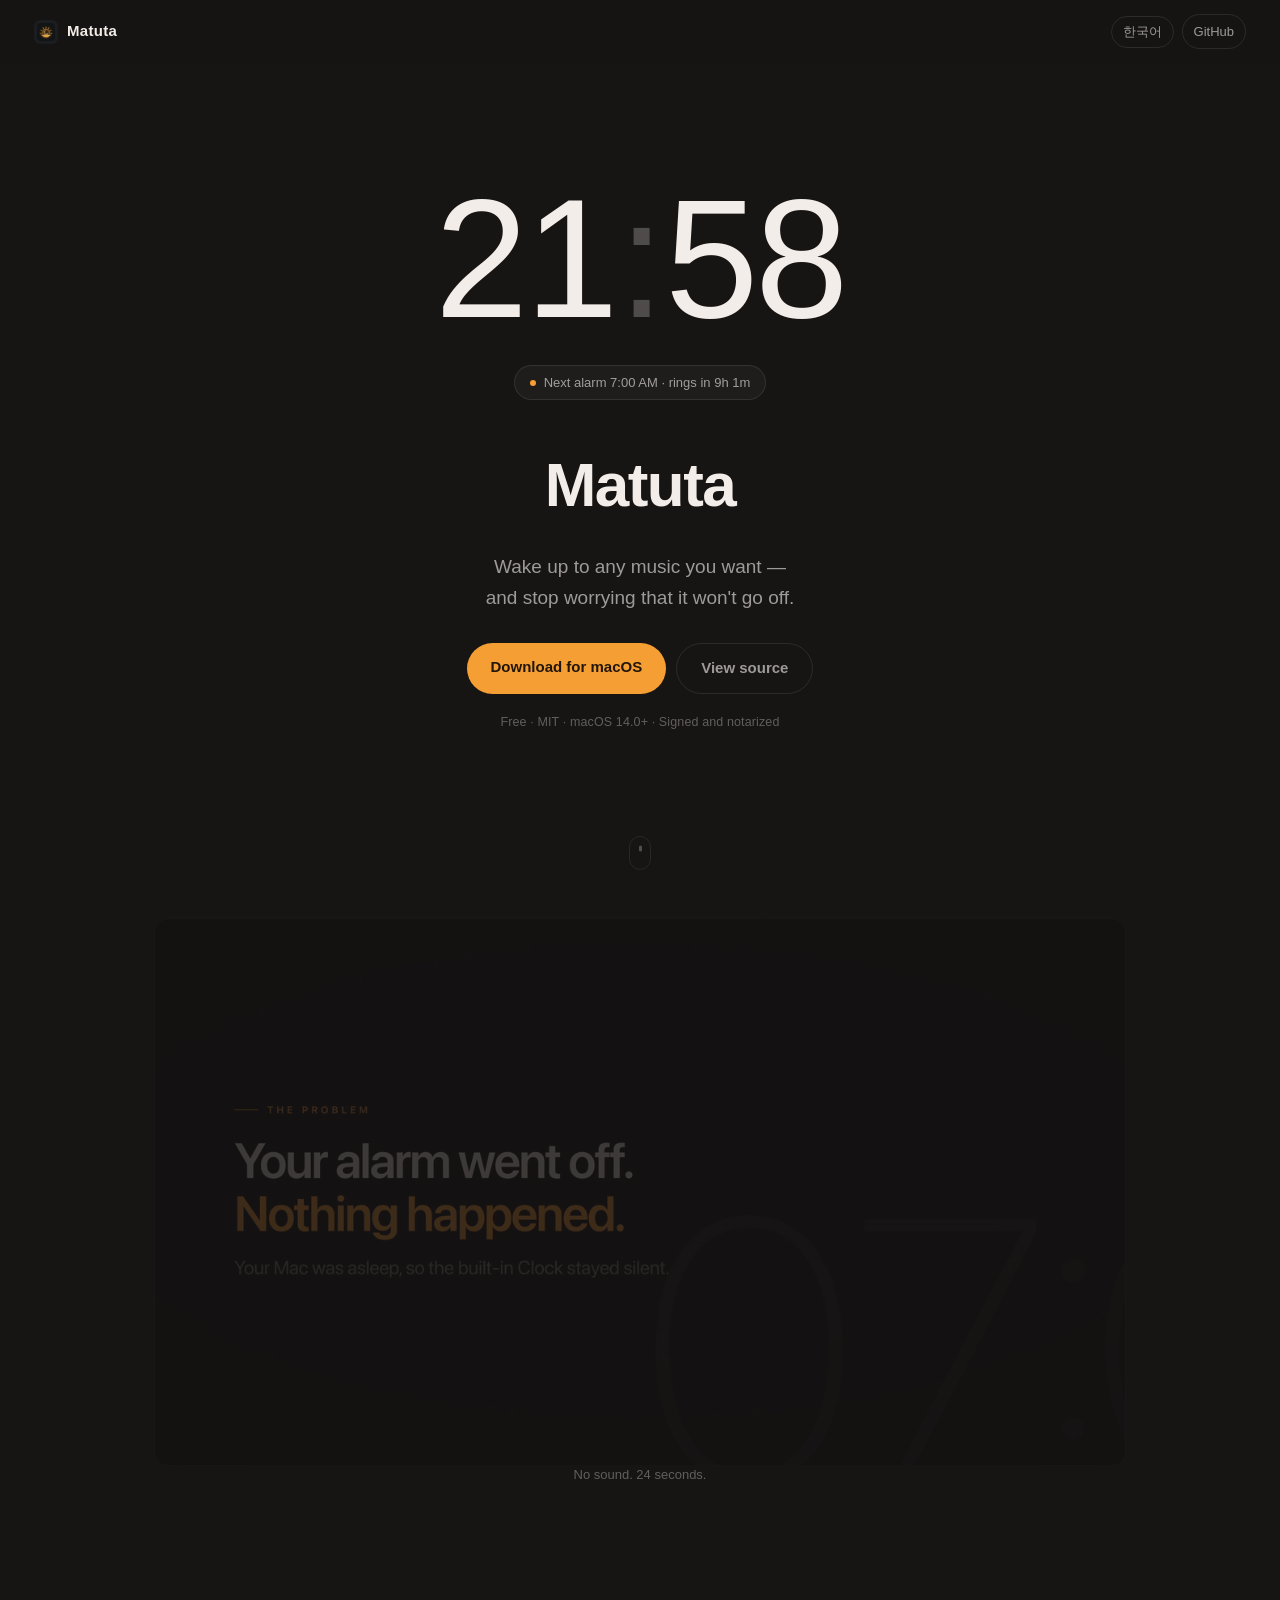
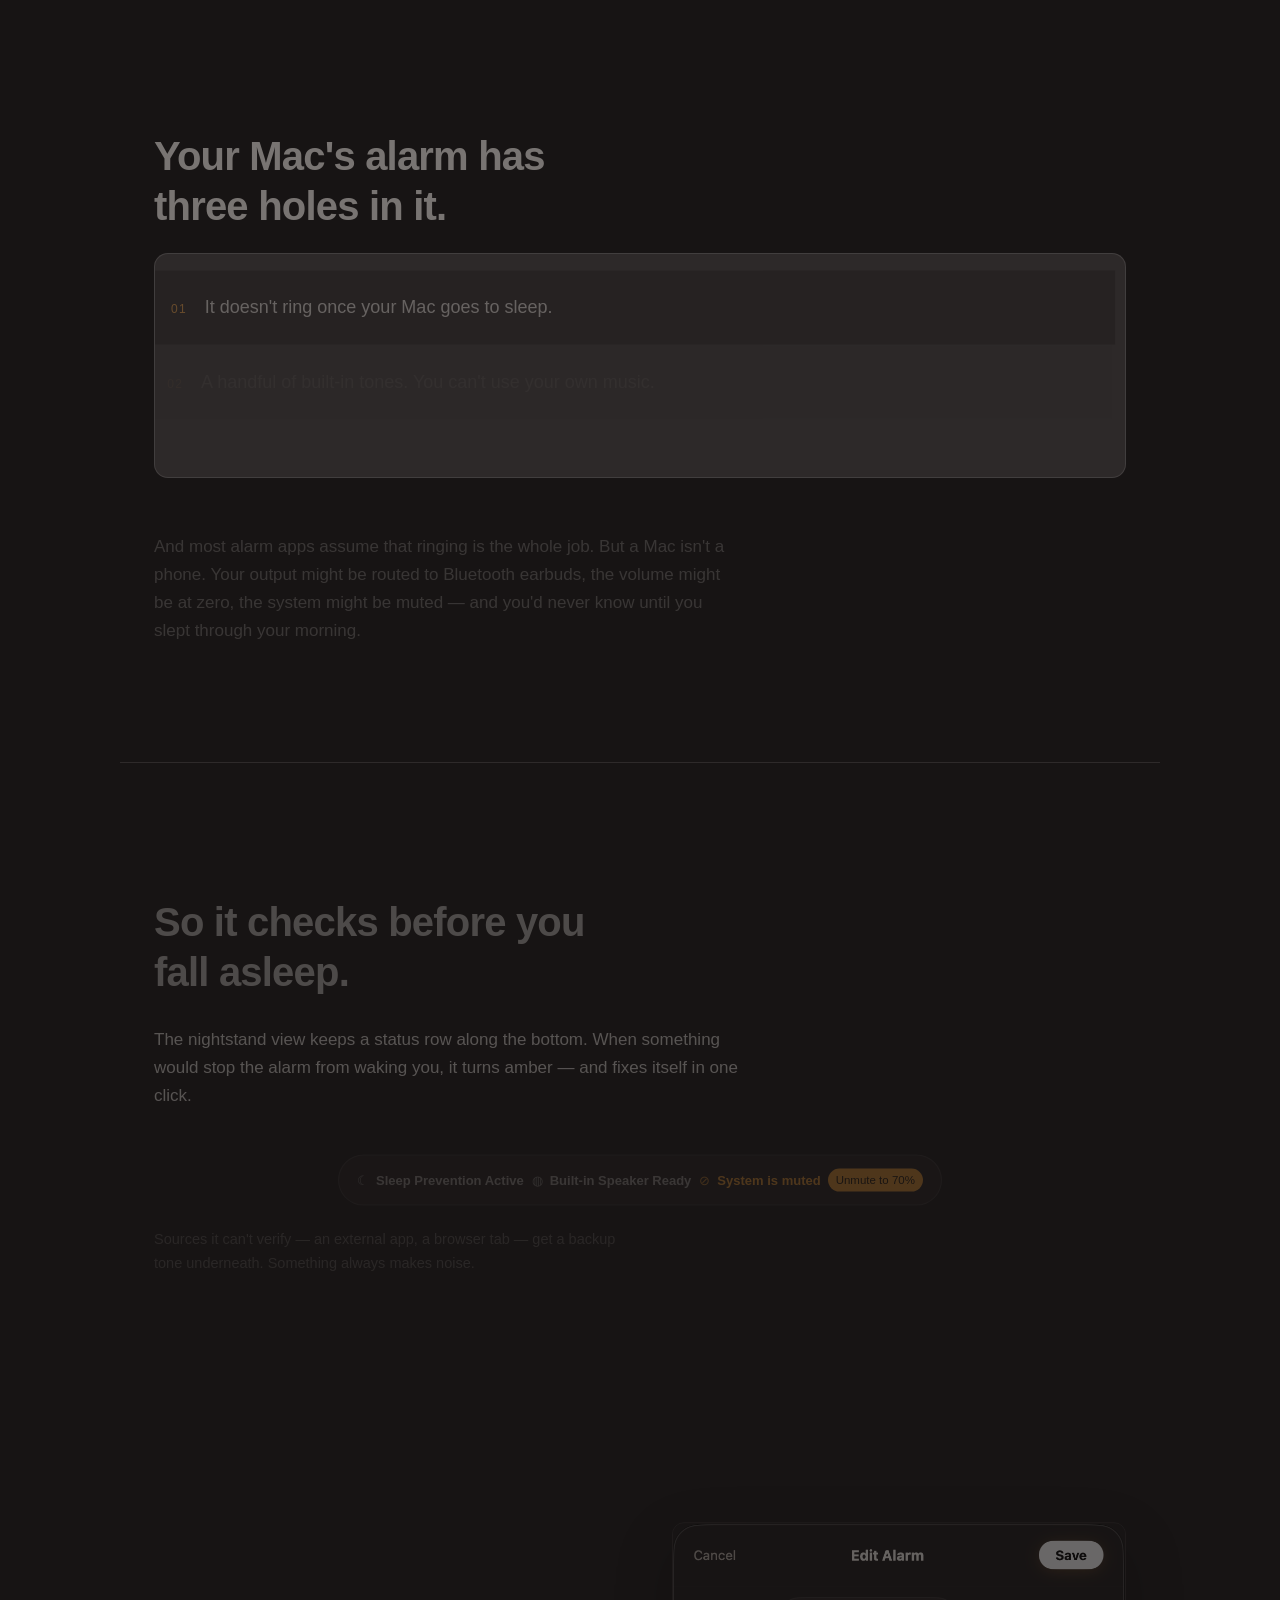
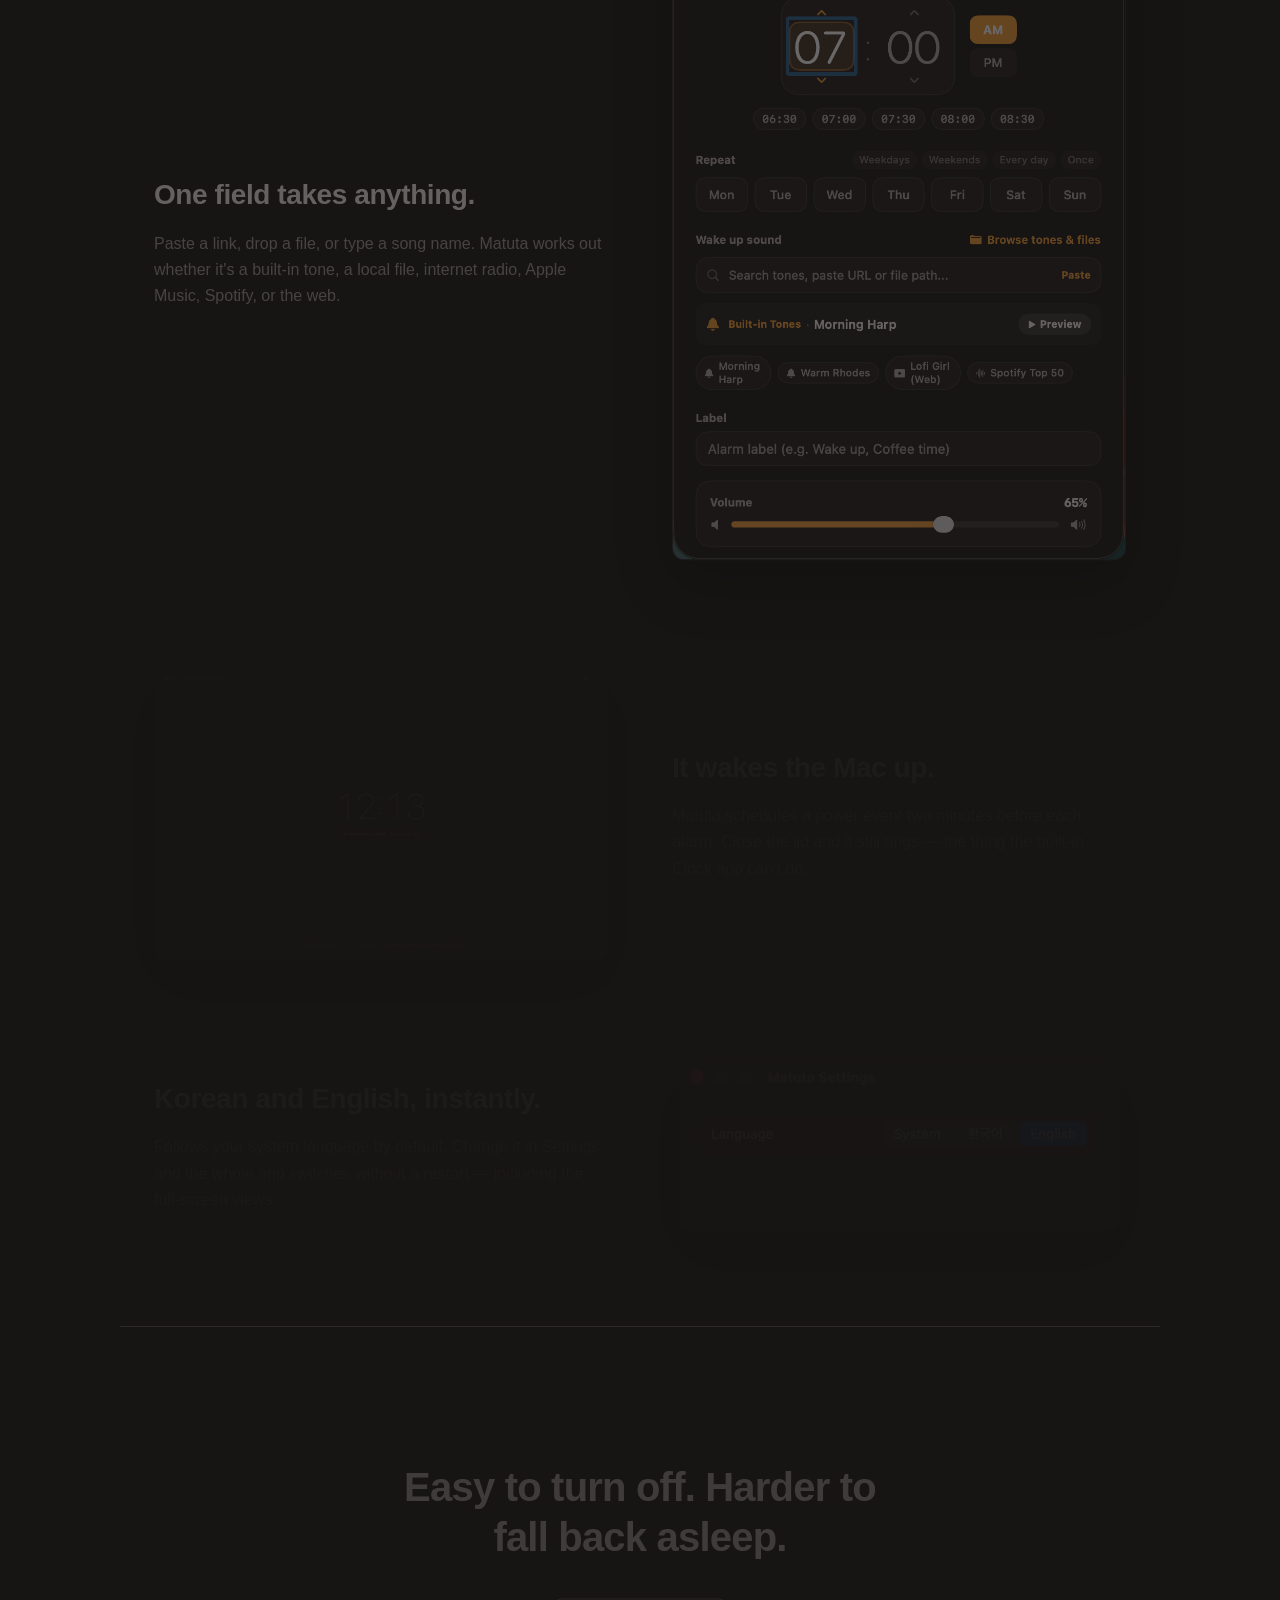
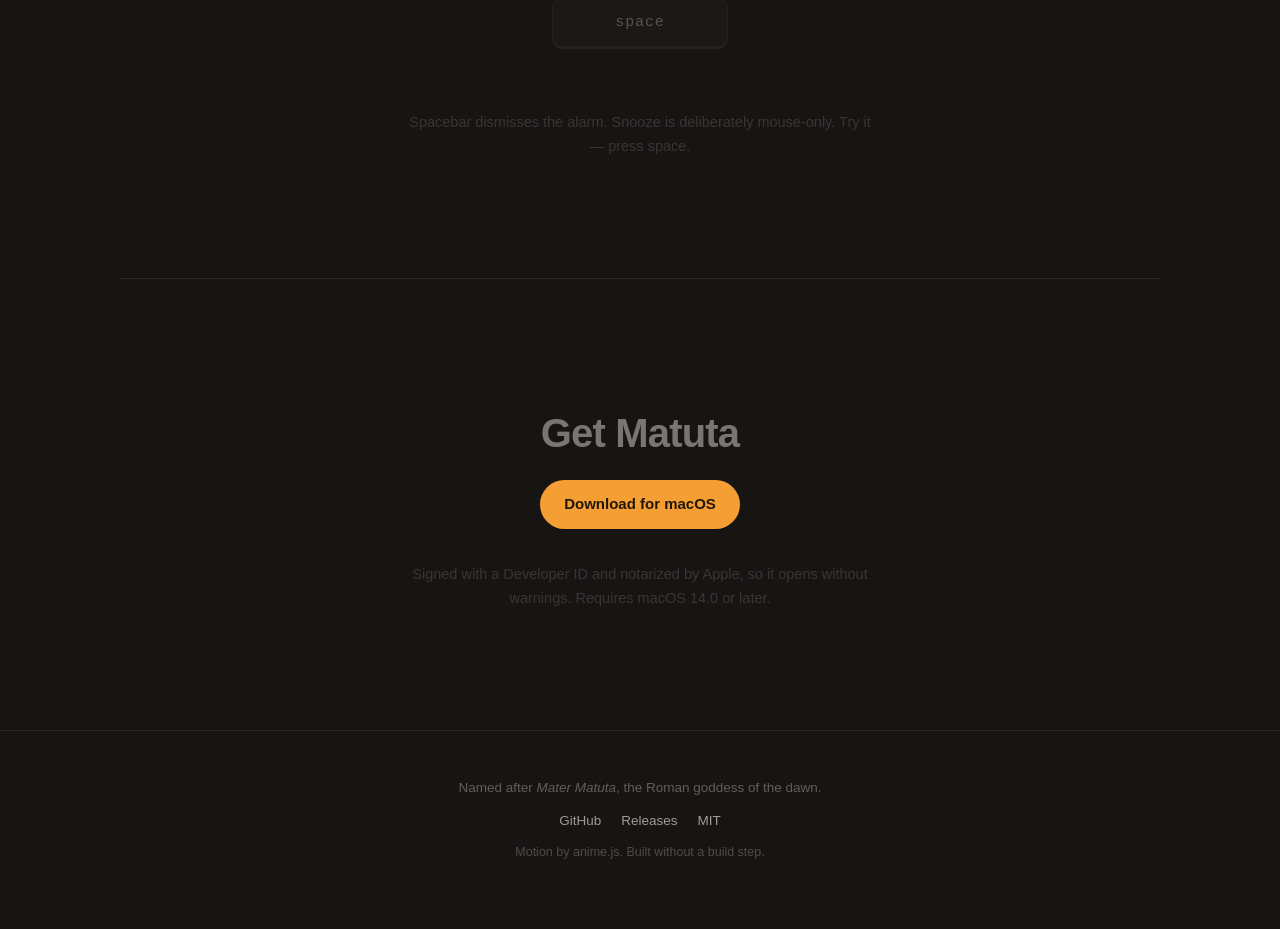
<file: docs/index.html>
<!DOCTYPE html>
<html lang="en">
<head>
<meta charset="utf-8">
<meta name="viewport" content="width=device-width, initial-scale=1">
<title>Matuta — a macOS alarm clock that actually goes off</title>
<meta name="description" content="A macOS alarm clock. Wake up to any music you want — and stop worrying that it won't go off. Free and open source.">
<meta property="og:title" content="Matuta">
<meta property="og:description" content="A macOS alarm clock. Wake up to any music you want — and stop worrying that it won't go off.">
<meta property="og:image" content="https://rakkunn.github.io/matuta/images/main.png">
<meta property="og:type" content="website">
<meta name="theme-color" content="#171414">
<link rel="icon" href="images/logo.png">
<!-- ?v= 는 배포마다 올린다. GitHub Pages 가 자산에 max-age=600 을 주기
     때문에, 버전이 없으면 재방문자가 새 HTML 에 옛 CSS/JS 를 받는다. -->
<link rel="stylesheet" href="style.css?v=4">
</head>
<body>

<nav class="nav">
  <a class="nav-brand" href="#top">
    <img src="images/logo.png" alt="" width="24" height="24">
    <span>Matuta</span>
  </a>
  <div class="nav-right">
    <button class="lang" id="lang-toggle" type="button" aria-label="Switch language">한국어</button>
    <a class="nav-link" href="https://github.com/RAKKUNN/matuta">GitHub</a>
  </div>
</nav>

<!-- ── Hero ─────────────────────────────────────────── -->
<header class="hero" id="top">
  <div class="glow-wrap" aria-hidden="true"><div class="glow"></div></div>

  <div class="hero-inner">
    <div class="clock" aria-hidden="true">
      <span id="hh">00</span><span class="colon">:</span><span id="mm">00</span>
    </div>

    <p class="next-alarm" id="next-alarm">
      <span class="dot"></span>
      <span id="next-alarm-text"></span>
    </p>

    <h1 class="title" data-en="Matuta" data-ko="Matuta">Matuta</h1>

    <p class="tagline"
       data-en="Wake up to any music you want — and stop worrying that it won't go off."
       data-ko="원하는 음악으로 깨우고, 울리지 않을 이유를 미리 없앱니다."></p>

    <div class="cta">
      <a class="btn btn-primary" href="https://github.com/RAKKUNN/matuta/releases/latest"
         data-en="Download for macOS" data-ko="macOS용 내려받기"></a>
      <a class="btn btn-ghost" href="https://github.com/RAKKUNN/matuta"
         data-en="View source" data-ko="소스 보기"></a>
    </div>

    <p class="meta" data-en="Free · MIT · macOS 14.0+ · Signed and notarized"
                    data-ko="무료 · MIT · macOS 14.0 이상 · 서명·공증 완료"></p>
  </div>

  <div class="scroll-cue" aria-hidden="true"><span></span></div>
</header>

<main>

<!-- ── Film ─────────────────────────────────────────── -->
<section class="section film" id="film">
  <div class="film-frame reveal">
    <video id="promo" poster="images/promo-poster.png"
           muted loop playsinline preload="none"
           data-en-label="Matuta in motion" data-ko-label="움직이는 Matuta">
      <source src="promo.mp4" type="video/mp4">
    </video>
  </div>
  <p class="film-note"
     data-en="No sound. 24 seconds."
     data-ko="소리 없음. 24초."></p>
</section>

<!-- ── Problem ──────────────────────────────────────── -->
<section class="section" id="why">
  <h2 class="section-title reveal"
      data-en="Your Mac's alarm has three holes in it."
      data-ko="맥 기본 알람에는 구멍이 셋 있습니다."></h2>

  <ul class="holes">
    <li class="hole reveal">
      <span class="hole-num">01</span>
      <p data-en="It doesn't ring once your Mac goes to sleep."
         data-ko="맥이 절전에 들어가면 아예 울리지 않습니다."></p>
    </li>
    <li class="hole reveal">
      <span class="hole-num">02</span>
      <p data-en="A handful of built-in tones. You can't use your own music."
         data-ko="내장 벨소리 몇 개뿐. 내 음악은 못 씁니다."></p>
    </li>
    <li class="hole reveal">
      <span class="hole-num">03</span>
      <p data-en="No fade-in, no snooze length, no say in which speaker it uses."
         data-ko="페이드인도, 스누즈 길이도, 어느 스피커로 나갈지도 정할 수 없습니다."></p>
    </li>
  </ul>

  <p class="lede reveal"
     data-en="And most alarm apps assume that ringing is the whole job. But a Mac isn't a phone. Your output might be routed to Bluetooth earbuds, the volume might be at zero, the system might be muted — and you'd never know until you slept through your morning."
     data-ko="그리고 대부분의 알람 앱은 울리기만 하면 끝이라고 가정합니다. 그런데 맥은 폰이 아닙니다. 출력이 블루투스 이어폰으로 가 있을 수도, 볼륨이 0일 수도, 음소거일 수도 있습니다 — 늦잠을 자고 나서야 알게 됩니다."></p>
</section>

<!-- ── Reliability spotlight ────────────────────────── -->
<section class="section spotlight" id="reliability">
  <h2 class="section-title reveal"
      data-en="So it checks before you fall asleep."
      data-ko="그래서 잠들기 전에 미리 점검합니다."></h2>

  <p class="lede reveal"
     data-en="The nightstand view keeps a status row along the bottom. When something would stop the alarm from waking you, it turns amber — and fixes itself in one click."
     data-ko="나이트스탠드 하단에 상태 줄이 있습니다. 알람을 방해할 만한 것이 생기면 주황으로 바뀌고, 누르면 그 자리에서 고쳐집니다."></p>

  <div class="badge-row reveal" role="img"
       aria-label="Status row: sleep prevention active, built-in speaker ready, system is muted">
    <span class="badge"><i>☾</i><b data-en="Sleep Prevention Active" data-ko="절전 방지 활성"></b></span>
    <span class="badge"><i>◍</i><b data-en="Built-in Speaker Ready" data-ko="내장 스피커 준비됨"></b></span>
    <span class="badge warn" id="badge-warn"><i>⊘</i><b data-en="System is muted" data-ko="시스템 음소거"></b><em data-en="Unmute to 70%" data-ko="70%로 해제"></em></span>
  </div>

  <p class="hint reveal"
     data-en="Sources it can't verify — an external app, a browser tab — get a backup tone underneath. Something always makes noise."
     data-ko="외부 앱이나 브라우저처럼 재생을 검증할 수 없는 소스에는 백업음을 함께 깝니다. 무슨 일이 있어도 소리는 납니다."></p>
</section>

<!-- ── Features ─────────────────────────────────────── -->
<section class="section" id="features">

  <div class="feature reveal">
    <div class="feature-text">
      <h3 data-en="One field takes anything." data-ko="칸 하나가 다 받습니다."></h3>
      <p data-en="Paste a link, drop a file, or type a song name. Matuta works out whether it's a built-in tone, a local file, internet radio, Apple Music, Spotify, or the web."
         data-ko="링크를 붙여넣거나, 파일을 끌어다 놓거나, 곡 이름을 칩니다. 내장 벨소리인지 로컬 파일인지 라디오인지 Apple Music인지 Spotify인지 웹인지는 앱이 판별합니다."></p>
    </div>
    <div class="feature-shot">
      <img src="images/edit.png" alt="Alarm editor with a single input field" loading="lazy">
    </div>
  </div>

  <div class="feature reverse reveal">
    <div class="feature-text">
      <h3 data-en="It wakes the Mac up." data-ko="맥을 깨웁니다."></h3>
      <p data-en="Matuta schedules a power event two minutes before each alarm. Close the lid and it still rings — the thing the built-in Clock app can't do."
         data-ko="알람 2분 전에 전원 이벤트를 예약합니다. 덮개를 닫아둬도 울립니다 — 기본 시계 앱이 못 하는 바로 그것입니다."></p>
    </div>
    <div class="feature-shot">
      <img src="images/nightstand.png" alt="Nightstand full-screen clock" loading="lazy">
    </div>
  </div>

  <div class="feature reveal">
    <div class="feature-text">
      <h3 data-en="Korean and English, instantly." data-ko="한국어와 영어, 즉시."></h3>
      <p data-en="Follows your system language by default. Change it in Settings and the whole app switches without a restart — including the full-screen views."
         data-ko="기본은 시스템 언어를 따릅니다. 설정에서 바꾸면 전체화면 화면들까지 포함해 앱 전체가 재시작 없이 바뀝니다."></p>
    </div>
    <div class="feature-shot narrow">
      <img src="images/settings.png" alt="Settings window with a language picker" loading="lazy">
    </div>
  </div>

</section>

<!-- ── Dismiss ──────────────────────────────────────── -->
<section class="section keys" id="dismiss">
  <h2 class="section-title reveal"
      data-en="Easy to turn off. Harder to fall back asleep."
      data-ko="끄기는 쉽게. 다시 자기는 어렵게."></h2>
  <button class="keycap reveal" id="keycap" type="button"
          data-en="space" data-ko="space">space</button>
  <p class="dismissed" id="dismissed" aria-live="polite"></p>
  <p class="hint reveal"
     data-en="Spacebar dismisses the alarm. Snooze is deliberately mouse-only. Try it — press space."
     data-ko="스페이스바로 알람을 끕니다. 스누즈는 일부러 마우스로만 누르게 했습니다. 눌러보세요."></p>
</section>

<!-- ── Download ─────────────────────────────────────── -->
<section class="section download" id="download">
  <h2 class="section-title reveal" data-en="Get Matuta" data-ko="Matuta 받기"></h2>
  <div class="cta reveal">
    <a class="btn btn-primary" href="https://github.com/RAKKUNN/matuta/releases/latest"
       data-en="Download for macOS" data-ko="macOS용 내려받기"></a>
  </div>
  <p class="hint reveal"
     data-en="Signed with a Developer ID and notarized by Apple, so it opens without warnings. Requires macOS 14.0 or later."
     data-ko="Developer ID로 서명하고 Apple 공증을 받아 경고 없이 열립니다. macOS 14.0 이상이 필요합니다."></p>
</section>

</main>

<footer class="footer">
  <p>
    <span data-en="Named after " data-ko="이름은 로마 신화의 새벽 여신 "></span><i>Mater Matuta</i><span data-en=", the Roman goddess of the dawn." data-ko="에서 왔습니다."></span>
  </p>
  <p class="footer-links">
    <a href="https://github.com/RAKKUNN/matuta">GitHub</a>
    <a href="https://github.com/RAKKUNN/matuta/releases">Releases</a>
    <a href="https://github.com/RAKKUNN/matuta/blob/main/LICENSE">MIT</a>
  </p>
  <p class="colophon" data-en="Motion by anime.js. Built without a build step."
                      data-ko="모션은 anime.js. 빌드 도구 없이 만들었습니다."></p>
</footer>

<script type="module" src="main.js?v=4"></script>
</body>
</html>
</file>
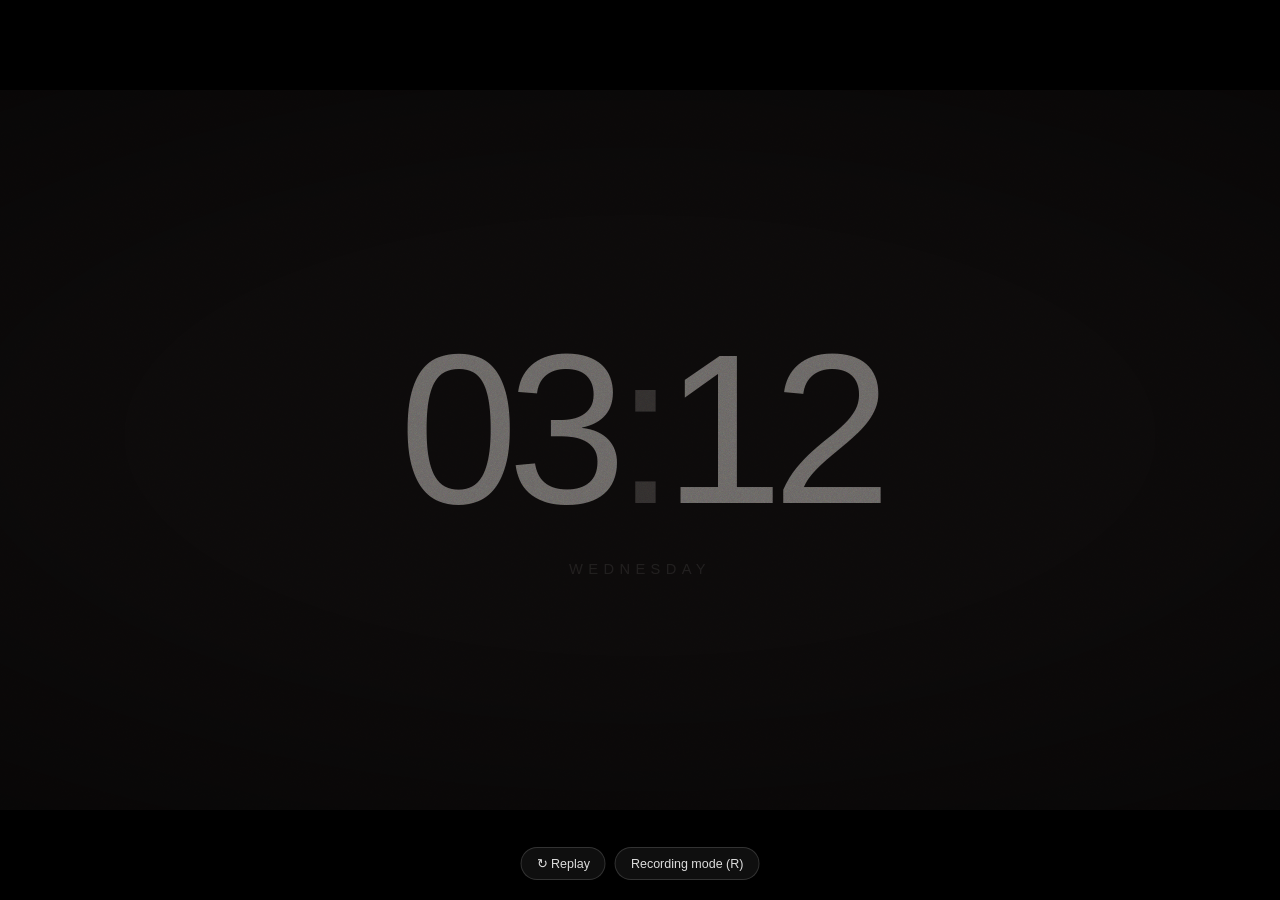
<file: docs/promo.html>
<!DOCTYPE html>
<html lang="en">
<head>
<meta charset="utf-8">
<meta name="viewport" content="width=device-width, initial-scale=1">
<title>Matuta — promo</title>
<meta name="robots" content="noindex">
<style>
/* Matuta 홍보 모션 · 1920×1080
   화면 녹화하면 그대로 16:9 영상이 된다. 색은 앱의 Cozy Midnight 테마.

   레이아웃 규칙
   - 서사 장면은 왼쪽 정렬(x=170). 시계와 엔드 카드만 중앙.
     전부 중앙에 두면 여섯 장면이 같은 그림이 되어 리듬이 죽는다.
   - 등장은 아래에서, 퇴장은 위로. 방향이 이어져야 흐름이 생긴다.
   - 배경 시계는 글자가 아니라 질감이다. 헤드라인과 경쟁하지 않는다. */

:root {
  --bg:     #0C0A0A;
  --panel:  #191515;
  --accent: #F59E33;
  --green:  #7DDCA4;
  --text:   #F4EFEA;
  --text-2: rgba(244,239,234,.52);
  --text-3: rgba(244,239,234,.26);
  --pad:    170px;
}

* { box-sizing: border-box; margin: 0; padding: 0; }

html, body {
  height: 100%; background: #000; overflow: hidden;
  font-family: -apple-system, BlinkMacSystemFont, "SF Pro Display", "SF Pro Text",
               "Helvetica Neue", "Apple SD Gothic Neo", sans-serif;
  -webkit-font-smoothing: antialiased;
  text-rendering: optimizeLegibility;
}

#fit { position: absolute; inset: 0; }

/* 뷰포트보다 큰 요소라 그리드 센터링을 쓰면 좌·상단이 잘린다.
   절대 위치 + translate 로 확정적으로 중앙에 둔다. */
#stage {
  position: absolute; left: 50%; top: 50%;
  width: 1920px; height: 1080px;
  background: var(--bg); overflow: hidden;
  transform-origin: center center;
  transform: translate(-50%, -50%) scale(var(--s, 1));
}

/* 전체에 아주 느린 푸시인을 건다. 정지 프레임에서도 화면이 살아 있다. */
#camera { position: absolute; inset: 0; transform-origin: 50% 50%; }

/* ── 배경 ────────────────────────────────────── */
.glow {
  position: absolute; left: 50%; top: 50%;
  width: 1900px; height: 1900px; margin: -950px 0 0 -950px;
  border-radius: 50%; opacity: 0;
  background: radial-gradient(circle,
      rgba(245,158,51,.26) 0%, rgba(245,158,51,.09) 34%, transparent 66%);
}

.ghost {
  position: absolute; left: 50%; top: 50%;
  transform: translate(-50%, -50%);
  font-size: 720px; font-weight: 100; line-height: .8;
  letter-spacing: -40px; color: var(--text);
  font-variant-numeric: tabular-nums;
  opacity: 0; pointer-events: none; white-space: nowrap;
}

/* 전환 순간에 한 번 지나가는 빛 */
.sweep {
  position: absolute; top: -20%; bottom: -20%; width: 42%; left: -50%;
  background: linear-gradient(100deg,
      transparent 0%, rgba(245,158,51,.10) 45%, rgba(255,220,170,.16) 50%,
      rgba(245,158,51,.10) 55%, transparent 100%);
  filter: blur(24px); opacity: 0; z-index: 5;
}

/* 진짜 노이즈. 이전의 체커보드 패턴은 모아레만 만들었다. */
.noise {
  position: absolute; inset: 0; z-index: 8; pointer-events: none;
  opacity: .28; mix-blend-mode: overlay;
  background-image: url("data:image/svg+xml,%3Csvg xmlns='http://www.w3.org/2000/svg' width='200' height='200'%3E%3Cfilter id='n'%3E%3CfeTurbulence type='fractalNoise' baseFrequency='0.9' numOctaves='4' stitchTiles='stitch'/%3E%3C/filter%3E%3Crect width='200' height='200' filter='url(%23n)'/%3E%3C/svg%3E");
}
.vignette {
  position: absolute; inset: 0; z-index: 9; pointer-events: none;
  background: radial-gradient(125% 95% at 50% 48%, transparent 32%, rgba(0,0,0,.62) 100%);
}

/* ── 장면 ────────────────────────────────────── */
.scene { position: absolute; inset: 0; opacity: 0; }
.scene.center { display: grid; place-items: center; text-align: center; }
.scene.left { display: flex; align-items: center; padding-left: var(--pad); }
.scene.left > div { max-width: 1300px; }

.kicker {
  display: flex; align-items: center; gap: 18px;
  font-size: 19px; font-weight: 600; letter-spacing: 6.5px;
  text-transform: uppercase; color: var(--accent);
  margin-bottom: 34px; opacity: 0;
}
.kicker::before {
  content: ""; width: 46px; height: 1.5px; background: var(--accent); flex: none;
}

.head {
  font-size: 96px; font-weight: 600; line-height: 1.08;
  letter-spacing: -.032em; color: var(--text);
}
.head em { font-style: normal; color: var(--accent); }
.sub {
  margin-top: 30px; font-size: 37px; font-weight: 400; line-height: 1.4;
  letter-spacing: -.012em; color: var(--text-2); max-width: 1000px;
}

/* 마스크 리빌 — 아래에서 올라오며 드러난다 */
.mask { display: block; overflow: hidden; padding-bottom: .12em; margin-bottom: -.12em; }
.mask > span { display: block; will-change: transform; }

/* ── 시계 ────────────────────────────────────── */
.clock {
  font-size: 320px; font-weight: 100; line-height: 1;
  letter-spacing: -16px; color: var(--text);
  font-variant-numeric: tabular-nums; opacity: 0;
}
.clock .sep { opacity: .4; }
.clock-sub {
  margin-top: 38px; font-size: 22px; letter-spacing: 8px;
  color: var(--text-3); text-transform: uppercase; opacity: 0;
}

/* ── 상태 칩 ─────────────────────────────────── */
.chips { display: flex; gap: 16px; margin-top: 58px; }
.chip {
  display: inline-flex; align-items: center; gap: 14px;
  padding: 19px 32px; border-radius: 999px;
  background: var(--panel); border: 1px solid rgba(244,239,234,.09);
  font-size: 26px; letter-spacing: -.01em; color: var(--accent);
  white-space: nowrap; opacity: 0;
}
.chip .dot {
  width: 12px; height: 12px; border-radius: 50%;
  background: var(--accent); flex: none;
}
.chip.ok { color: var(--green); border-color: rgba(125,220,164,.26); }
.chip.ok .dot { background: var(--green); }

/* ── 키캡 ────────────────────────────────────── */
.keycap {
  padding: 32px 140px; border-radius: 22px;
  background: #1E1919; border: 2px solid rgba(244,239,234,.13);
  border-bottom-width: 9px;
  font-family: ui-monospace, SFMono-Regular, Menlo, monospace;
  font-size: 34px; letter-spacing: 10px; text-indent: 10px;
  color: var(--text-2); opacity: 0;
}

/* ── 엔드 카드 ───────────────────────────────── */
.endcard img { width: 124px; height: 124px; border-radius: 28px; opacity: 0; }
.wordmark {
  margin-top: 44px; font-size: 92px; font-weight: 600;
  color: var(--text); letter-spacing: 34px; text-indent: 34px; opacity: 0;
}
.underline { width: 0; height: 2px; margin: 30px auto 0; background: var(--accent); }
.endline { margin-top: 30px; font-size: 31px; color: var(--text-2); letter-spacing: -.012em; opacity: 0; }
.endmeta {
  margin-top: 54px; font-size: 22px; color: var(--text-3);
  letter-spacing: 2.5px; opacity: 0;
}

/* ── 컨트롤 ──────────────────────────────────── */
#controls {
  position: fixed; left: 50%; bottom: 20px; transform: translateX(-50%);
  display: flex; gap: 9px; z-index: 100; transition: opacity .4s;
}
#controls.hidden { opacity: 0; pointer-events: none; }
#controls button {
  font: inherit; font-size: 12.5px; color: #ddd;
  background: rgba(255,255,255,.06); border: 1px solid rgba(255,255,255,.15);
  padding: 8px 15px; border-radius: 999px; cursor: pointer;
}
#controls button:hover { background: rgba(255,255,255,.13); }
</style>
</head>
<body>

<div id="fit">
  <div id="stage">
    <div id="camera">
      <div class="glow" id="glow"></div>
      <div class="ghost" id="ghost">07:00</div>
      <div class="sweep" id="sweep"></div>

      <!-- 1. 밤 → 시간 가속 -->
      <div class="scene center" id="sc-clock" style="opacity:1">
        <div>
          <div class="clock" id="clock"><span id="hh">03</span><span class="sep">:</span><span id="mm">12</span></div>
          <div class="clock-sub" id="clockSub">Wednesday</div>
        </div>
      </div>

      <!-- 2. 침묵 -->
      <div class="scene left" id="sc-silence">
        <div>
          <div class="kicker" id="k1">The problem</div>
          <div class="head">
            <span class="mask"><span id="s1a">Your alarm went off.</span></span>
            <span class="mask"><span id="s1b"><em>Nothing happened.</em></span></span>
          </div>
          <div class="sub"><span class="mask"><span id="s1c">Your Mac was asleep, so the built-in Clock stayed silent.</span></span></div>
        </div>
      </div>

      <!-- 3. Matuta 가 깨운다 -->
      <div class="scene left" id="sc-wake">
        <div>
          <div class="kicker" id="k2">Matuta</div>
          <div class="head">
            <span class="mask"><span id="s2a">It wakes the Mac</span></span>
            <span class="mask"><span id="s2b"><em>before</em> the alarm.</span></span>
          </div>
          <div class="sub"><span class="mask"><span id="s2c">A power event, two minutes early. Close the lid — it still rings.</span></span></div>
        </div>
      </div>

      <!-- 4. 신뢰성 -->
      <div class="scene left" id="sc-guard">
        <div>
          <div class="kicker" id="k3">Before you sleep</div>
          <div class="head" style="font-size:78px">
            <span class="mask"><span id="s3a">It checks what would</span></span>
            <span class="mask"><span id="s3b">keep it from waking you.</span></span>
          </div>
          <div class="chips">
            <span class="chip" id="c1"><span class="dot"></span><span id="c1t">Earbuds connected</span></span>
            <span class="chip" id="c2"><span class="dot"></span><span id="c2t">System muted</span></span>
            <span class="chip" id="c3"><span class="dot"></span><span id="c3t">Volume 12%</span></span>
          </div>
        </div>
      </div>

      <!-- 5. 해제 -->
      <div class="scene center" id="sc-dismiss">
        <div>
          <div class="sub" style="margin:0 0 46px; color:var(--text-3); font-size:31px; max-width:none">
            <span id="s4a">One key turns it off.</span>
          </div>
          <div class="keycap" id="keycap">SPACE</div>
        </div>
      </div>

      <!-- 6. 엔드 카드 -->
      <div class="scene center endcard" id="sc-end">
        <div>
          <img src="images/logo.png" alt="" id="endLogo">
          <div class="wordmark" id="wordmark">MATUTA</div>
          <div class="underline" id="underline"></div>
          <div class="endline" id="endline">A macOS alarm clock that actually goes off.</div>
          <div class="endmeta" id="endmeta">Free · Open source · rakkunn.github.io/matuta</div>
        </div>
      </div>
    </div>

    <div class="noise"></div>
    <div class="vignette"></div>
  </div>
</div>

<div id="controls">
  <button id="replay">↻ Replay</button>
  <button id="record">Recording mode (R)</button>
</div>

<script type="module">
import { animate, createTimeline, stagger, utils }
  from './vendor/anime.esm.min.js';

const stage = document.getElementById('stage');
function fit() {
  stage.style.setProperty('--s', String(Math.min(innerWidth / 1920, innerHeight / 1080)));
}
fit();
addEventListener('resize', fit);

const $ = (id) => document.getElementById(id);

/* 장면이 들어오고 나가는 방식을 한 곳에 모은다.
   등장은 아래에서, 퇴장은 위로. */
const ENTER_Y = 34;
const EXIT_Y  = -26;

function reset() {
  utils.set('#camera', { scale: 1 });
  utils.set('#glow',   { opacity: 0, scale: .62 });
  utils.set('#ghost',  { opacity: 0, scale: .96 });
  utils.set('#sweep',  { opacity: 0, left: '-50%' });
  utils.set('#sc-clock', { opacity: 1 });
  utils.set('#clock',  { opacity: 0, scale: 1 });
  utils.set('#clockSub', { opacity: 0 });
  utils.set(['#sc-silence', '#sc-wake', '#sc-guard', '#sc-dismiss', '#sc-end'],
            { opacity: 0, y: ENTER_Y });
  utils.set('.mask > span', { y: '115%' });
  utils.set('.kicker', { opacity: 0, x: -18 });
  utils.set('.chip', { opacity: 0, y: 24 });
  utils.set('#keycap', { opacity: 0, y: 0, scale: 1 });
  utils.set(['#endLogo', '#wordmark', '#endline', '#endmeta'], { opacity: 0 });
  utils.set('#wordmark', { letterSpacing: '82px' });
  utils.set('#underline', { width: 0 });
  utils.set('#s4a', { opacity: 0 });

  $('hh').textContent = '03';
  $('mm').textContent = '12';
  for (const id of ['c1', 'c2', 'c3']) $(id).classList.remove('ok');
  $('c1t').textContent = 'Earbuds connected';
  $('c2t').textContent = 'System muted';
  $('c3t').textContent = 'Volume 12%';
}

const clockProxy = { minutes: 3 * 60 + 12 };
function paintClock() {
  const total = Math.round(clockProxy.minutes) % (24 * 60);
  $('hh').textContent = String(Math.floor(total / 60)).padStart(2, '0');
  $('mm').textContent = String(total % 60).padStart(2, '0');
}

/** 장면을 띄우고 그 안의 요소를 순서대로 들여보낸다. */
function enterScene(tl, sceneId, at, parts) {
  tl.add(sceneId, { opacity: [0, 1], y: [ENTER_Y, 0], duration: 900, ease: 'outExpo' }, at);
  for (const [sel, offset] of parts) {
    if (sel.startsWith('#k')) {
      tl.add(sel, { opacity: [0, 1], x: [-18, 0], duration: 800, ease: 'outExpo' }, at + offset);
    } else {
      tl.add(sel, { y: ['115%', '0%'], duration: 1000, ease: 'outExpo' }, at + offset);
    }
  }
}

function exitScene(tl, sceneId, at) {
  tl.add(sceneId, { opacity: 0, y: EXIT_Y, duration: 620, ease: 'inQuad' }, at);
}

/* 타임라인은 항상 하나만 살아 있어야 한다.
   anime 엔진은 등록된 애니메이션을 계속 틱시키므로, 이전 것을 끊지 않고
   새로 만들면 같은 요소를 두 개 이상이 동시에 움직인다. 장면이 겹쳐 보이고
   칩 텍스트가 엉뚱한 시점에 바뀌던 원인이 이것이었다. */
let timeline = null;

function dispose() {
  if (!timeline) return;
  timeline.pause();
  timeline.cancel();
  timeline = null;
}

function build() {
  dispose();
  reset();
  clockProxy.minutes = 3 * 60 + 12;

  const tl = createTimeline({ defaults: { ease: 'outQuart' } });

  // 전체를 관통하는 아주 느린 푸시인
  tl.add('#camera', { scale: [1, 1.055], duration: 22000, ease: 'linear' }, 0);

  // ── 1. 밤 ──────────────────────────────────
  tl.add('#clock',    { opacity: [0, .5], duration: 1500, ease: 'outQuad' }, 200)
    .add('#clockSub', { opacity: [0, .45], duration: 1100 }, 700)
    .add(clockProxy, { minutes: 7 * 60, duration: 2000, ease: 'inOutQuart', onUpdate: paintClock }, 2000)
    .add('#clock',    { opacity: [.5, 1], scale: [1, 1.035], duration: 800, ease: 'outExpo' }, 3600)
    .add('#clockSub', { opacity: 0, duration: 350 }, 3500)
    // 시계가 배경 질감으로 물러난다
    .add('#clock', { opacity: 0, scale: .86, duration: 900, ease: 'inOutQuad' }, 4500)
    .add('#ghost', { opacity: [0, .05], scale: [.96, 1], duration: 1600, ease: 'outQuad' }, 4600);

  // ── 2. 침묵 (5.1s) ─────────────────────────
  enterScene(tl, '#sc-silence', 5100, [['#k1', 0], ['#s1a', 250], ['#s1b', 400], ['#s1c', 700]]);
  exitScene(tl, '#sc-silence', 8600);

  // ── 3. 깨운다 (9.0s) ───────────────────────
  tl.add('#sweep', { opacity: [0, 1, 0], left: ['-50%', '110%'], duration: 1500, ease: 'inOutQuad' }, 8900)
    .add('#glow',  { opacity: [0, 1], scale: [.62, 1], duration: 2000, ease: 'outExpo' }, 8950)
    .add('#ghost', { opacity: .085, duration: 1400, ease: 'outQuad' }, 8950);

  enterScene(tl, '#sc-wake', 9000, [['#k2', 0], ['#s2a', 250], ['#s2b', 400], ['#s2c', 700]]);
  exitScene(tl, '#sc-wake', 12600);

  // ── 4. 신뢰성 (13.0s) ──────────────────────
  tl.add('#ghost', { opacity: .04, duration: 700, ease: 'inOutQuad' }, 12600);
  enterScene(tl, '#sc-guard', 13000, [['#k3', 0], ['#s3a', 250], ['#s3b', 400]]);
  tl.add('.chip', {
    opacity: [0, 1], y: [24, 0], duration: 760, ease: 'outExpo', delay: stagger(130),
  }, 13700);

  for (const f of [
    { id: 'c1', text: 'Switched to speaker', at: 14700 },
    { id: 'c2', text: 'Unmuted',             at: 15050 },
    { id: 'c3', text: 'Volume 70%',          at: 15400 },
  ]) {
    tl.add({ v: 0 }, {
      v: 1, duration: 1,
      onComplete: () => {
        $(f.id).classList.add('ok');
        $(f.id + 't').textContent = f.text;
      },
    }, f.at);
    tl.add('#' + f.id, { scale: [1, 1.055, 1], duration: 520, ease: 'outQuad' }, f.at);
  }

  exitScene(tl, '#sc-guard', 17000);

  // ── 5. 해제 (17.4s) ────────────────────────
  // 키캡 하나만 남기는 장면이라 배경을 한 단계 낮춘다.
  tl.add('#glow',  { opacity: .55, duration: 1000, ease: 'inOutQuad' }, 17200)
    .add('#ghost', { opacity: .022, duration: 1000, ease: 'inOutQuad' }, 17200)
    .add('#sc-dismiss', { opacity: [0, 1], y: [ENTER_Y, 0], duration: 800, ease: 'outExpo' }, 17400)
    .add('#s4a',    { opacity: [0, 1], duration: 700 }, 17550)
    .add('#keycap', { opacity: [0, 1], y: [20, 0], duration: 800, ease: 'outExpo' }, 17700)
    .add('#keycap', { y: [0, 8], borderBottomWidth: ['9px', '2px'], duration: 100, ease: 'outQuad' }, 18700)
    .add('#keycap', { y: [8, 0], borderBottomWidth: ['2px', '9px'], duration: 220, ease: 'outQuad' }, 18800)
    .add(['#glow', '#ghost', '#sc-dismiss'], { opacity: 0, duration: 750, ease: 'inQuad' }, 19100)

  // ── 6. 엔드 카드 (20.0s) ───────────────────
    .add('#sc-end',   { opacity: [0, 1], y: [ENTER_Y, 0], duration: 700, ease: 'outExpo' }, 20000)
    .add('#endLogo',  { opacity: [0, 1], scale: [.88, 1], duration: 1000, ease: 'outExpo' }, 20100)
    .add('#wordmark', { opacity: [0, 1], letterSpacing: ['82px', '34px'], duration: 1500, ease: 'outExpo' }, 20350)
    .add('#underline',{ width: [0, 260], duration: 900, ease: 'outExpo' }, 21000)
    .add('#endline',  { opacity: [0, 1], y: [14, 0], duration: 850 }, 21200)
    .add('#endmeta',  { opacity: [0, 1], duration: 850 }, 21600)
    .add('#glow',     { opacity: [0, .42], scale: [.85, 1.02], duration: 2400, ease: 'outQuad' }, 20100);

  timeline = tl;
  return tl;
}

build();

/* 스크럽용. 녹화 중 특정 구간만 다시 보거나 콘솔에서 matuta.seek(9000). */
window.matuta = {
  get timeline() { return timeline; },
  get duration() { return timeline.duration; },
  replay() { return build(); },
  seek(ms) { timeline.pause(); timeline.seek(ms); return ms; },
  play() { timeline.play(); },

  /* 전체 화면 녹화본에서 스테이지만 잘라내는 ffmpeg 명령을 만들어 준다.
     배경이 거의 검정이라 cropdetect 는 스테이지 안쪽까지 잘라먹는다.
     좌표는 눈으로 재는 대신 여기서 계산한다.
     전체 화면(브라우저 크롬 없음) 상태에서 호출할 것. */
  ffmpeg(input = '~/Desktop/promo.mov', output = '~/Desktop/matuta-promo.mp4') {
    const r = stage.getBoundingClientRect();
    const d = devicePixelRatio || 1;
    const even = (n) => Math.round(n / 2) * 2;
    const [w, h, x, y] = [even(r.width * d), even(r.height * d),
                          even(r.left * d), even(r.top * d)];
    const cmd = `ffmpeg -i ${input} -vf "crop=${w}:${h}:${x}:${y},scale=1920:1080:flags=lanczos" `
              + `-c:v libx264 -pix_fmt yuv420p -crf 17 -preset slow -an ${output}`;
    console.log(cmd);
    return cmd;
  },
};

/* 녹화 모드. 마우스를 건드리면 컨트롤이 다시 나오므로
   시작도 종료도 키보드로만 되게 한다. R 로 들어가고 Esc 로 나온다. */
let armTimer = null;

function startRecording() {
  clearTimeout(armTimer);              // R 을 연타해도 빌드는 한 번만
  dispose();                           // 대기하는 1.2초 동안 화면은 초기 상태로
  reset();
  $('controls').classList.add('hidden');
  document.body.style.cursor = 'none';
  armTimer = setTimeout(build, 1200);
}

function stopRecording() {
  clearTimeout(armTimer);
  $('controls').classList.remove('hidden');
  document.body.style.cursor = '';
}

/* 버튼에 포커스가 남으면 Space 가 keydown 핸들러와 버튼 click 을
   둘 다 발화시킨다. 눌린 즉시 포커스를 뗀다. */
function onClick(id, fn) {
  $(id).addEventListener('click', (e) => { e.currentTarget.blur(); fn(); });
}
onClick('replay', () => build());
onClick('record', startRecording);

addEventListener('keydown', (e) => {
  if (e.repeat) return;                // 키를 누르고 있어도 한 번만
  if (e.code === 'Space')  { e.preventDefault(); build(); }
  if (e.code === 'KeyR')   { e.preventDefault(); startRecording(); }
  if (e.code === 'Escape') { stopRecording(); }
});
</script>
</body>
</html>
</file>
<file: docs/style.css>
/* Matuta — landing page
   Palette lifted from the app's "Cozy Midnight" theme so the site and the
   product look like the same thing. */

:root {
  --bg:        #171414;   /* app baseBackground */
  --card:      #241F1F;   /* app cardBackground */
  --accent:    #F59E33;   /* app accent — warm flame amber */
  --accent-dim:#8a5a1d;
  --text:      #F2EDE8;
  --text-2:    rgba(242,237,232,.62);
  --text-3:    rgba(242,237,232,.34);
  --stroke:    rgba(242,237,232,.10);
  --maxw:      1040px;
  --ease:      cubic-bezier(.22,.61,.36,1);
}

*, *::before, *::after { box-sizing: border-box; }

html { scroll-behavior: smooth; }

body {
  margin: 0;
  background: var(--bg);
  color: var(--text);
  font: 400 17px/1.65 -apple-system, BlinkMacSystemFont, "SF Pro Text",
        "Helvetica Neue", "Apple SD Gothic Neo", sans-serif;
  -webkit-font-smoothing: antialiased;
  word-break: keep-all;      /* 한국어가 낱말 중간에서 끊기지 않도록 */
  overflow-wrap: break-word;
  /* body에 overflow를 주면 anime.js가 body를 스크롤 컨테이너로 잡아
     onScroll이 영영 발동하지 않는다. 가로 넘침은 .hero의 overflow:hidden이
     이미 막고 있으므로 여기서는 건드리지 않는다. */
}

img { max-width: 100%; height: auto; display: block; }

/* ── Nav ─────────────────────────────────────────── */
.nav {
  position: fixed; inset: 0 0 auto 0; z-index: 50;
  display: flex; align-items: center; justify-content: space-between;
  padding: 14px clamp(16px, 4vw, 34px);
  background: rgba(23,20,20,.72);
  backdrop-filter: saturate(150%) blur(14px);
  border-bottom: 1px solid transparent;
  transition: border-color .3s var(--ease);
}
.nav.scrolled { border-bottom-color: var(--stroke); }
.nav-brand {
  display: flex; align-items: center; gap: 9px;
  color: var(--text); text-decoration: none;
  font-size: 15px; font-weight: 600; letter-spacing: .02em;
}
.nav-brand img { border-radius: 6px; }
.nav-right { display: flex; align-items: center; gap: 8px; }
.nav-link, .lang {
  color: var(--text-2); text-decoration: none;
  font-size: 13px; font-family: inherit;
  padding: 6px 11px; border-radius: 20px;
  border: 1px solid var(--stroke); background: transparent;
  cursor: pointer; transition: color .2s, border-color .2s, background .2s;
}
.nav-link:hover, .lang:hover {
  color: var(--text); border-color: rgba(242,237,232,.26);
  background: rgba(242,237,232,.05);
}

/* ── Hero ────────────────────────────────────────── */
.hero {
  position: relative; min-height: 100svh;
  display: grid; place-items: center;
  padding: 100px 20px 80px; overflow: hidden;
}
/* the campfire glow from the nightstand view.
   The wrapper does the centering so anime.js is free to translate .glow
   itself — otherwise its x/y would overwrite the centering transform.
   --glow-a is set from the visitor's local hour (see main.js). */
.glow-wrap {
  position: absolute; left: 50%; top: 42%;
  width: min(1500px, 165vw); aspect-ratio: 1;
  transform: translate(-50%,-50%);
  pointer-events: none;
}
.glow {
  width: 100%; height: 100%;
  background: radial-gradient(circle,
      rgba(245,158,51, calc(var(--glow-a, .14)))       0%,
      rgba(245,158,51, calc(var(--glow-a, .14) * .36)) 34%,
      transparent 66%);
}
.hero-inner { position: relative; text-align: center; max-width: 720px; }

.clock {
  font-size: clamp(74px, 15vw, 168px);
  font-weight: 100; line-height: 1;
  letter-spacing: -.02em; font-variant-numeric: tabular-nums;
  color: var(--text);
}
.clock .colon { opacity: .5; margin: 0 .02em; }

.next-alarm {
  display: inline-flex; align-items: center; gap: 8px;
  margin: 22px 0 0; padding: 6px 15px;
  border: 1px solid var(--stroke); border-radius: 22px;
  background: rgba(242,237,232,.035);
  font-size: 13px; color: var(--text-2);
}
.next-alarm .dot {
  width: 6px; height: 6px; border-radius: 50%;
  background: var(--accent); flex: none;
}

.title {
  margin: 34px 0 0; font-size: clamp(38px, 7vw, 62px);
  font-weight: 600; letter-spacing: -.025em;
}
.tagline {
  margin: 14px auto 0; max-width: 30ch;
  font-size: clamp(16px, 2.1vw, 19px); color: var(--text-2);
}

.cta { display: flex; flex-wrap: wrap; gap: 10px; justify-content: center; margin-top: 30px; }
.btn {
  display: inline-block; padding: 12px 24px; border-radius: 999px;
  font-size: 15px; font-weight: 600; text-decoration: none;
  transition: transform .18s var(--ease), background .2s, border-color .2s, color .2s;
}
.btn-primary { background: var(--accent); color: #22160a; }
.btn-primary:hover { transform: translateY(-2px); background: #ffb04d; }
.btn-ghost { color: var(--text-2); border: 1px solid var(--stroke); }
.btn-ghost:hover { color: var(--text); border-color: rgba(242,237,232,.28); transform: translateY(-2px); }

.meta { margin-top: 18px; font-size: 12.5px; color: var(--text-3); letter-spacing: .01em; }

.scroll-cue {
  position: absolute; bottom: 30px; left: 50%; transform: translateX(-50%);
  width: 22px; height: 34px; border: 1px solid var(--stroke); border-radius: 12px;
}
.scroll-cue span {
  position: absolute; left: 50%; top: 8px; width: 3px; height: 6px;
  margin-left: -1.5px; border-radius: 2px; background: var(--text-3);
}

/* ── Sections ────────────────────────────────────── */
.section {
  max-width: var(--maxw); margin: 0 auto;
  padding: clamp(80px, 13vh, 140px) clamp(20px, 5vw, 34px);
}
.section-title {
  margin: 0 0 34px; font-size: clamp(26px, 4vw, 40px);
  font-weight: 600; letter-spacing: -.02em; line-height: 1.25;
  max-width: 20ch;
}
.lede { max-width: 62ch; color: var(--text-2); font-size: clamp(15.5px, 1.9vw, 17px); }
.hint { max-width: 58ch; color: var(--text-3); font-size: 14.5px; margin-top: 22px; }

/* problem list */
.holes { list-style: none; margin: 0 0 38px; padding: 0; display: grid; gap: 1px;
         background: var(--stroke); border: 1px solid var(--stroke); border-radius: 14px; overflow: hidden; }
.hole { display: flex; gap: 18px; align-items: baseline; padding: 22px clamp(16px,3vw,26px); background: var(--bg); }
.hole-num { font-size: 12px; color: var(--accent); font-variant-numeric: tabular-nums; letter-spacing: .1em; flex: none; }
.hole p { margin: 0; color: var(--text); font-size: clamp(15.5px, 2vw, 18px); }

/* reliability badges */
.spotlight { border-top: 1px solid var(--stroke); }
.badge-row {
  display: flex; flex-wrap: wrap; gap: 8px; justify-content: center;
  margin: 40px auto 0; padding: 13px 18px; width: fit-content; max-width: 100%;
  border: 1px solid var(--stroke); border-radius: 999px; background: var(--card);
}
.badge { display: inline-flex; align-items: center; gap: 7px; font-size: 13px; color: var(--text-2); white-space: nowrap; }
.badge i { font-style: normal; opacity: .75; }
.badge.warn { color: var(--accent); }
.badge.warn em {
  font-style: normal; font-size: 11.5px; color: #22160a; background: var(--accent);
  padding: 2px 8px; border-radius: 20px;
}
.badge.fixed { color: #7ddca4; }
.badge.fixed em { background: #7ddca4; }

/* features */
.feature {
  display: grid; grid-template-columns: 1fr 1fr; gap: clamp(28px, 5vw, 64px);
  align-items: center; margin-bottom: clamp(70px, 11vh, 120px);
}
.feature:last-child { margin-bottom: 0; }
.feature.reverse .feature-text { order: 2; }
.feature h3 { margin: 0 0 12px; font-size: clamp(21px, 2.9vw, 28px); font-weight: 600; letter-spacing: -.015em; }
.feature p { margin: 0; color: var(--text-2); font-size: 16px; }
.feature-shot img {
  border-radius: 12px; border: 1px solid var(--stroke);
  box-shadow: 0 22px 60px rgba(0,0,0,.5);
}
.feature-shot.narrow { max-width: 440px; justify-self: center; }

/* dismiss */
.keys { text-align: center; border-top: 1px solid var(--stroke); }
.keys .section-title { margin-left: auto; margin-right: auto; max-width: 24ch; }
.keys .hint { margin-left: auto; margin-right: auto; }
.keycap {
  display: inline-block; margin: 8px 0 4px; padding: 15px 62px;
  font-size: 15px; letter-spacing: .06em; color: var(--text-2);
  font-family: ui-monospace, SFMono-Regular, Menlo, monospace;
  background: var(--card); border: 1px solid var(--stroke);
  border-bottom-width: 3px; border-radius: 11px;
  cursor: pointer; -webkit-appearance: none; appearance: none;
  transition: color .2s, border-color .2s;
}
.keycap:hover { color: var(--text); border-color: rgba(242,237,232,.24); }
.keycap:focus-visible { outline: 2px solid var(--accent); outline-offset: 4px; }
/* the confirmation that appears once you actually press it */
.dismissed {
  margin: 16px 0 0; min-height: 1.4em;
  font-size: 14px; color: var(--accent); opacity: 0;
}

/* download */
.download { text-align: center; border-top: 1px solid var(--stroke); }
.download .section-title { margin-left: auto; margin-right: auto; }
.download .hint { margin-left: auto; margin-right: auto; }

/* ── Footer ──────────────────────────────────────── */
.footer {
  border-top: 1px solid var(--stroke); text-align: center;
  padding: 46px 20px 56px; color: var(--text-3); font-size: 13.5px;
}
.footer p { margin: 0 0 10px; }
.footer-links { display: flex; gap: 20px; justify-content: center; }
.footer a { color: var(--text-2); text-decoration: none; }
.footer a:hover { color: var(--accent); }
.colophon { font-size: 12.5px; opacity: .75; }

/* ── Film ────────────────────────────────────────── */
.film { padding-top: 0; }
.film-frame {
  border: 1px solid var(--stroke); border-radius: 14px; overflow: hidden;
  background: #0C0A0A; line-height: 0;
}
.film-frame video { width: 100%; height: auto; display: block; }
.film-note {
  margin: 16px 0 0; text-align: center;
  font-size: 13px; color: var(--text-3);
}

/* ── Reveal (JS adds .in) ────────────────────────── */
.reveal { opacity: 0; }
.reveal.in { opacity: 1; }

/* ── Responsive ──────────────────────────────────── */
@media (max-width: 720px) {
  .feature { grid-template-columns: 1fr; }
  .feature.reverse .feature-text { order: 0; }
  .badge-row { border-radius: 18px; justify-content: flex-start; }
  .badge { white-space: normal; }
}

/* ── Reduced motion ──────────────────────────────── */
@media (prefers-reduced-motion: reduce) {
  html { scroll-behavior: auto; }
  .reveal { opacity: 1 !important; transform: none !important; }
  .btn:hover { transform: none; }
}
</file>
